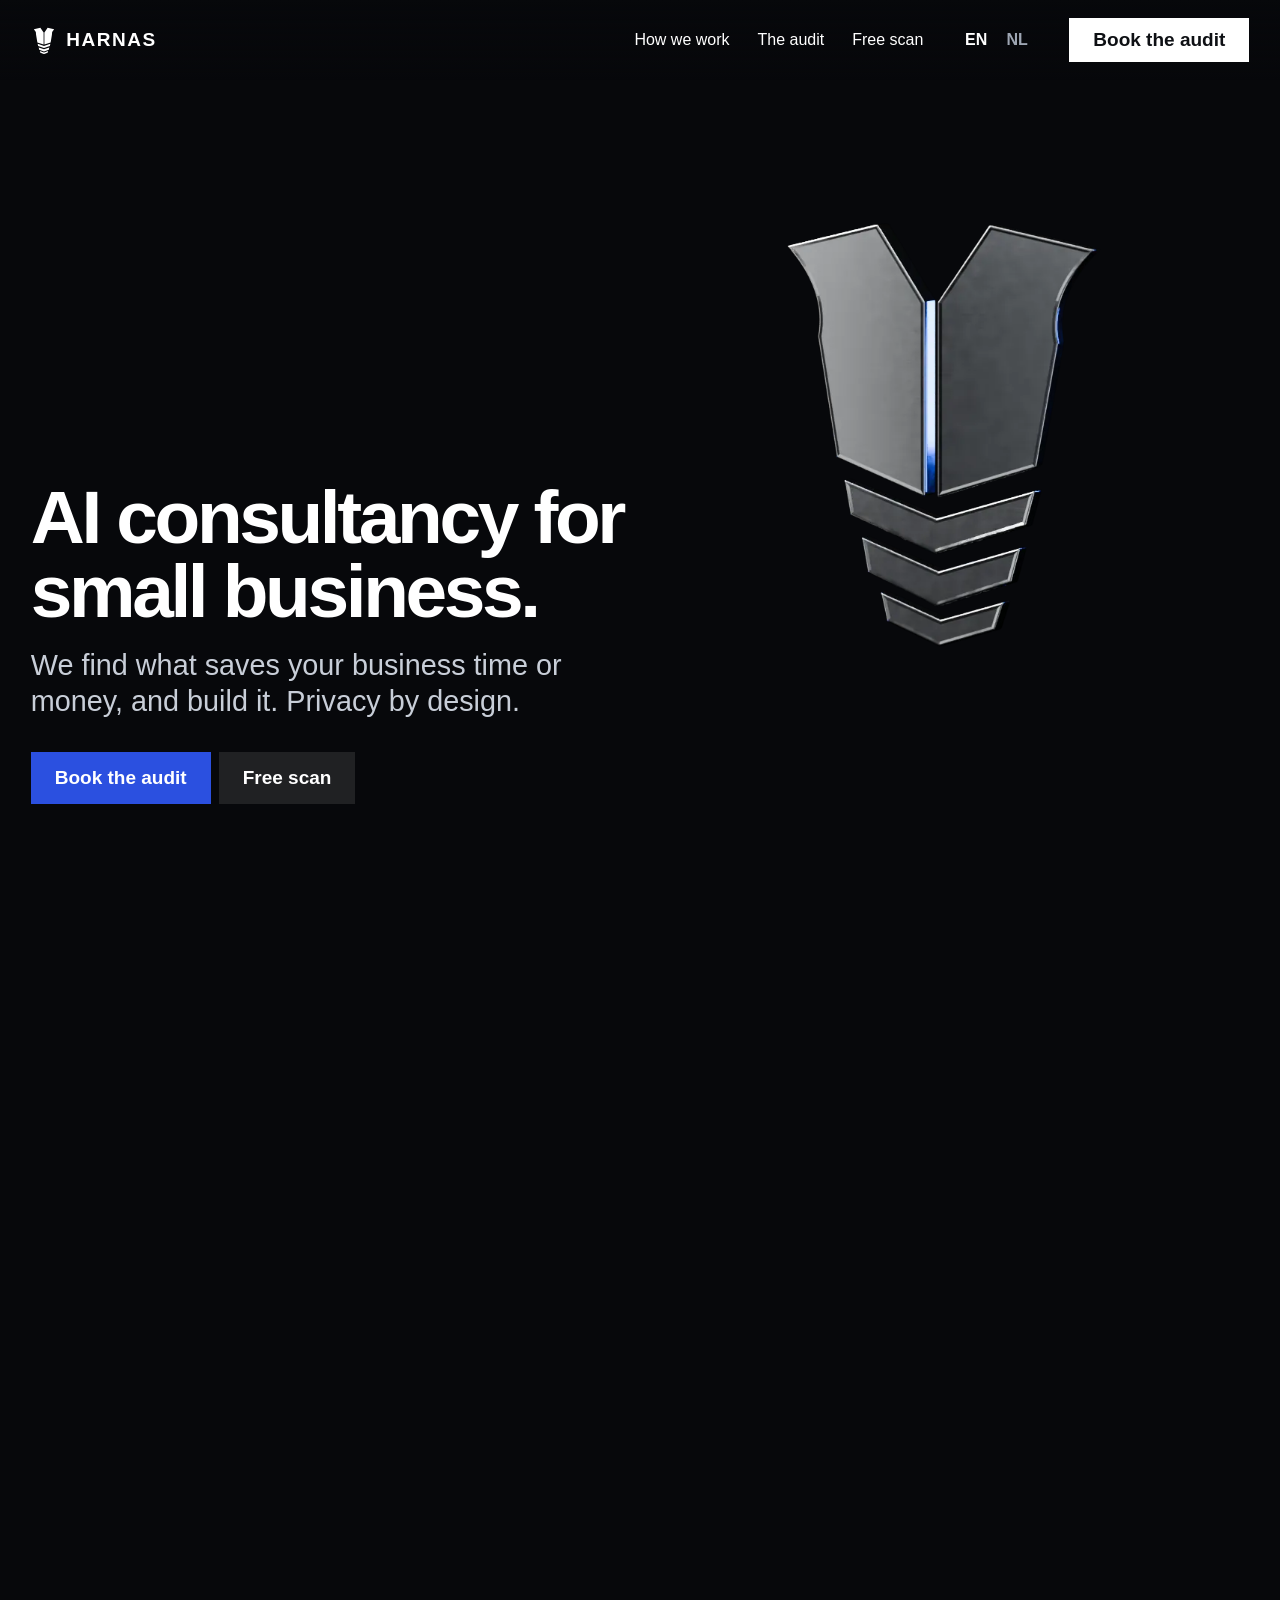
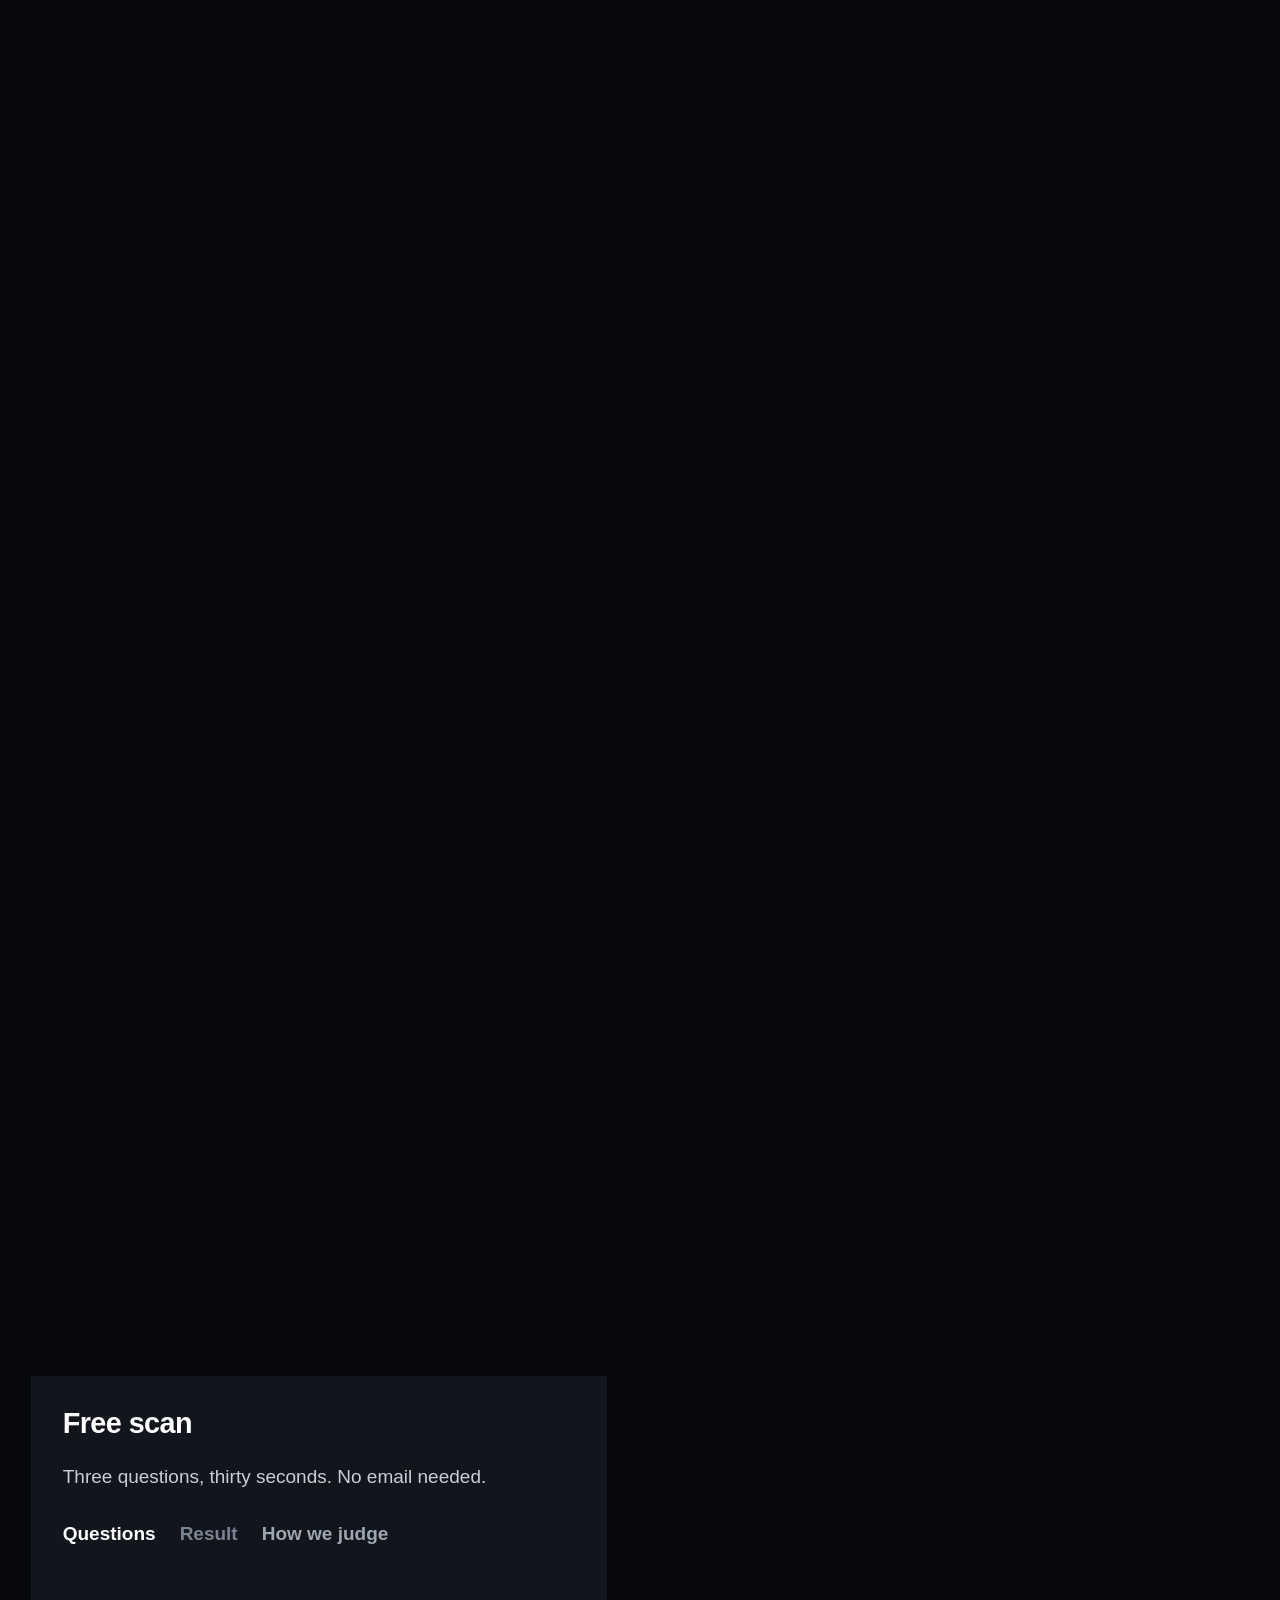
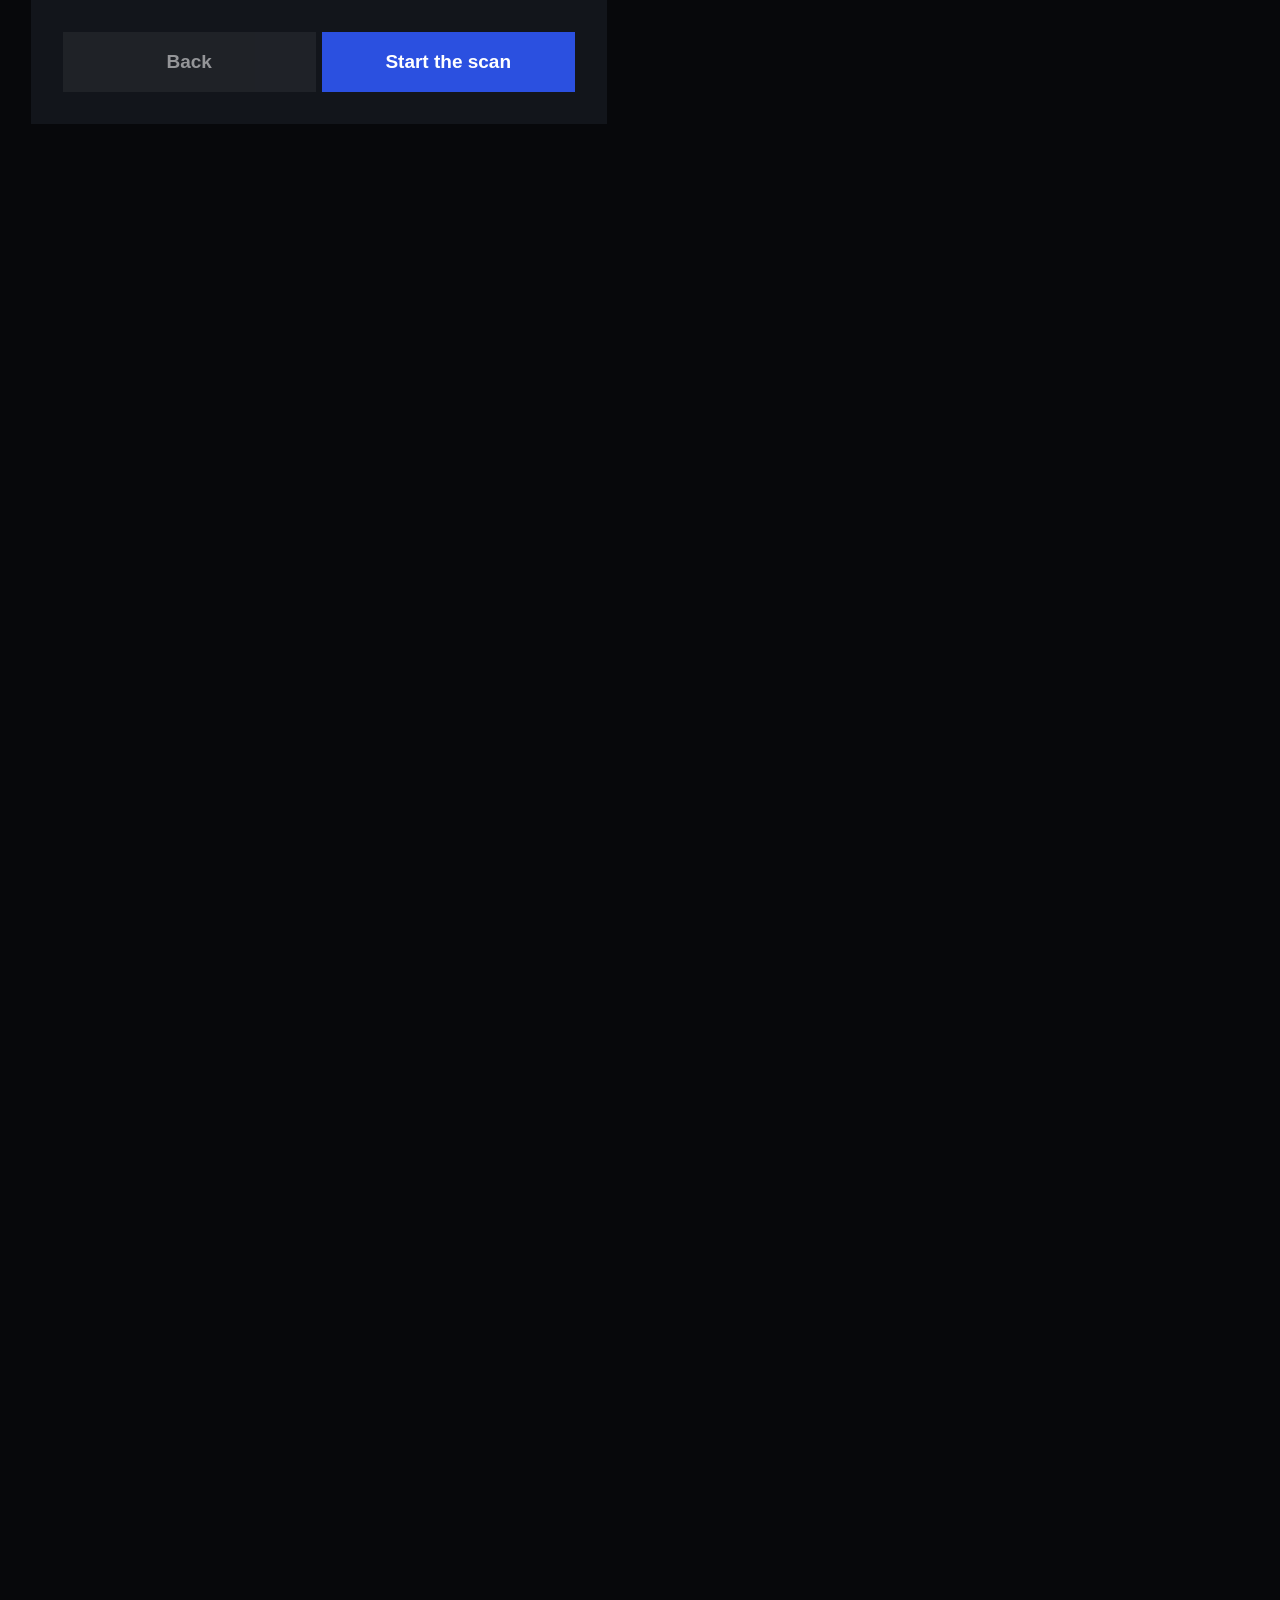
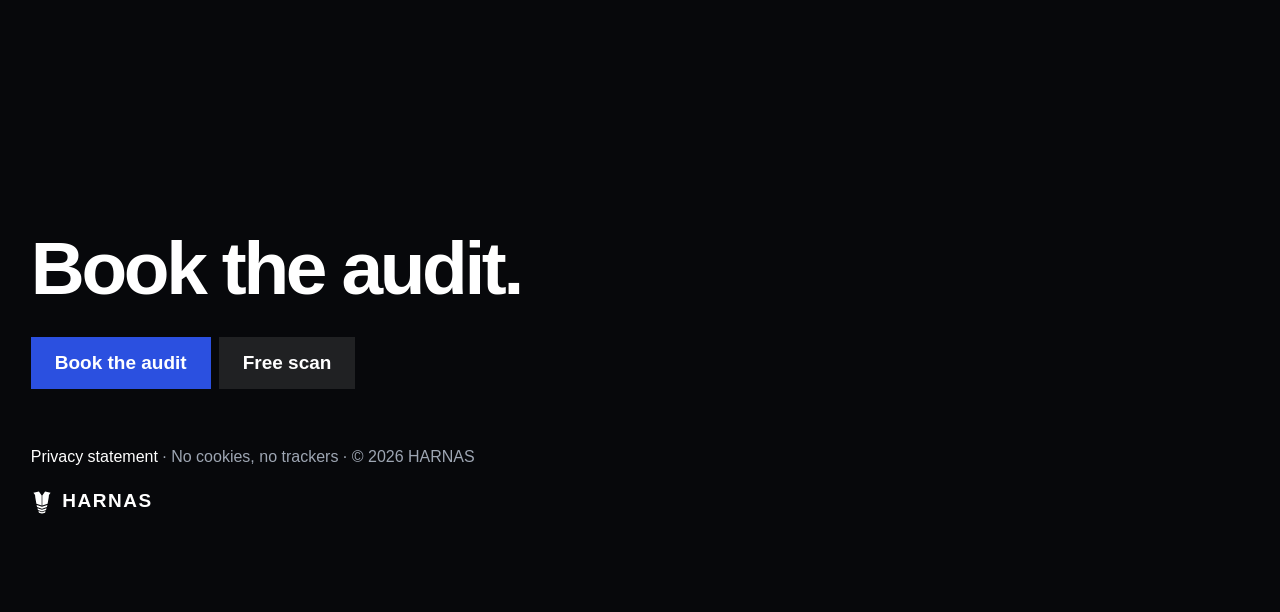
<file: index.html>
<!doctype html>
<html lang="en" class="js">
<head>
<meta charset="utf-8">
<meta name="viewport" content="width=device-width, initial-scale=1">
<meta http-equiv="Content-Security-Policy" content="default-src 'self'; script-src 'self'; style-src 'self'; img-src 'self' blob:; media-src 'self'; connect-src 'self' https://formspree.io; form-action https://formspree.io; base-uri 'none'; object-src 'none'">
<meta name="referrer" content="strict-origin-when-cross-origin">
<title>HARNAS · AI consultancy for small business</title>
<meta name="description" content="We find what saves your business time or money, and build it. Privacy by design. Book the audit or take the free scan.">
<link rel="icon" href="brand/harnas-mark.svg">
<link rel="preload" as="image" href="img/seq/f000.webp">
<link rel="stylesheet" href="style.css">
</head>
<body>

<canvas id="emblem" data-frames="320" aria-hidden="true"></canvas>

<nav class="bar wrap" aria-label="Main">
  <a class="brand" href="#top" aria-label="HARNAS home"><svg viewBox="0 0 100 108" aria-hidden="true"><use href="#mark"/></svg><span>HARNAS</span></a>
  <div class="nav-links">
    <a class="link" href="#how" data-t="navHow">How we work</a>
    <a class="link" href="#audit" data-t="navAudit">The audit</a>
    <a class="link" href="#scan" data-t="navScan">Free scan</a>
  </div>
  <div class="langs" role="group" aria-label="Language">
    <button type="button" data-lang="en" aria-pressed="true">EN</button>
    <button type="button" data-lang="nl" aria-pressed="false">NL</button>
  </div>
  <a class="btn btn-light nav-cta" href="#audit" data-t="ctaAudit">Book the audit</a>
</nav>

<header class="screen hero" id="top">
  <div class="copy">
    <h1 data-rise data-t="heroH">AI consultancy for small business.</h1>
    <p class="lead" data-rise data-i="1" data-t="heroP">We find what saves your business time or money, and build it. Privacy by design.</p>
    <div class="actions-row" data-rise data-i="2">
      <a class="btn btn-blue" href="#audit" data-t="ctaAudit">Book the audit</a>
      <a class="btn btn-ghost" href="#scan" data-t="ctaScan">Free scan</a>
    </div>
  </div>
</header>

<main>

<section class="screen" id="possible" aria-labelledby="pos-h">
  <div class="copy">
    <h2 id="pos-h" data-reveal data-t="posH">You know AI can help.</h2>
    <p class="lead-blue" data-reveal data-i="1" data-t="posH2">You don’t need to know how.</p>
    <ul class="pairs" data-reveal data-i="2">
      <li><span data-t="p1q">Monday: copying numbers</span><b data-t="p1a">Runs at night.</b></li>
      <li><span data-t="p2q">The same five questions</span><b data-t="p2a">Drafted. You send.</b></li>
      <li><span data-t="p3q">Chasing documents</span><b data-t="p3a">Asked for you.</b></li>
      <li><span data-t="p4q">An evening per quote</span><b data-t="p4a">Twenty minutes.</b></li>
      <li><span data-t="p5q">Month-end surprise</span><b data-t="p5a">Every Monday.</b></li>
      <li><span data-t="p6q">Typing up voicemails</span><b data-t="p6a">In the file.</b></li>
    </ul>
  </div>
</section>

<section class="screen" id="how" aria-labelledby="how-h">
  <div class="copy">
    <h2 id="how-h" data-reveal data-t="howH">How we work</h2>
    <ol class="steps" data-reveal data-i="1">
      <li><b data-t="w1">Audit</b><span data-t="w1p">Two weeks. One process. A two-page map.</span></li>
      <li><b data-t="w2">Proposal</b><span data-t="w2p">One fixed price, before we start.</span></li>
      <li><b data-t="w3">Build</b><span data-t="w3p">Inside the tools you already have.</span></li>
      <li><b data-t="w4">Maintain</b><span data-t="w4p">Optional, per month.</span></li>
    </ol>
    <p class="privacy-line" data-reveal data-i="2"><b data-t="privH">Privacy by design.</b> <span data-t="privP">Built to the rules that apply to your data.</span></p>
    <ul class="marks" data-reveal data-i="3" aria-label="Rules we build to">
      <li data-t="m1">GDPR</li><li data-t="m2">EU AI Act</li><li data-t="m3">NOvA guidance</li><li data-t="m4">Rules of conduct</li>
    </ul>
  </div>
</section>

<section class="screen" id="scan" aria-labelledby="scan-h">
  <div class="copy panel">
    <h2 id="scan-h" data-t="scanH">Free scan</h2>
    <p class="sub" data-t="scanP"></p>
    <div class="tabs" role="tablist" aria-label="Scan">
      <button role="tab" id="tab-q" aria-selected="true" aria-controls="pane-q" data-t="tabQ">Questions</button>
      <button role="tab" id="tab-r" aria-selected="false" aria-controls="pane-r" disabled data-t="tabR">Result</button>
      <button role="tab" id="tab-f" aria-selected="false" aria-controls="pane-f" data-t="tabF">How we judge</button>
    </div>
    <div class="pane" id="pane-q" role="tabpanel" aria-labelledby="tab-q">
      <fieldset>
        <legend id="q-text"></legend>
        <div class="opts" id="opts"></div>
      </fieldset>
      <p class="rest" id="rest" aria-live="polite"></p>
    </div>
    <div class="pane" id="pane-r" role="tabpanel" aria-labelledby="tab-r" hidden>
      <p class="verdict" id="verdict"></p>
      <p class="verdict-line" id="verdict-line"></p>
      <p class="sub" id="hours-line"></p>
      <p class="sub" id="first-line"></p>
      <div class="verify" id="verify-wrap" hidden><ul id="verify"></ul></div>
      <p class="sub yours" data-t="yours"></p>
    </div>
    <div class="pane" id="pane-f" role="tabpanel" aria-labelledby="tab-f" hidden>
      <p class="sub" data-t="judge"></p>
    </div>
    <noscript><p class="sub">The scan runs in your browser and needs JavaScript. <a href="mailto:info@harnashq.com?subject=AI%20scan">info@harnashq.com</a></p></noscript>
    <div class="actions">
      <button class="btn btn-ghost" id="btn-back" type="button" disabled data-t="back">Back</button>
      <button class="btn btn-blue" id="btn-go" type="button" data-t="start">Start the scan</button>
    </div>
  </div>
</section>

<section class="screen" id="audit" aria-labelledby="audit-h">
  <div class="copy">
    <h2 id="audit-h" data-reveal data-t="auditH">The audit</h2>
    <p data-reveal data-i="1" data-t="auditP"></p>
    <p class="keep" data-reveal data-i="2" data-t="auditKeep">Even if you never build, you keep the map.</p>
    <form class="form" id="audit-form" method="post" action="https://formspree.io/f/xvkkonpn" data-reveal data-i="3">
      <label><span data-t="fEmail">Your email</span><input type="email" name="email" required autocomplete="email"></label>
      <label><span data-t="fQ">Which job should we look at, and roughly how many hours a week go into it?</span><input type="text" name="job" id="f-job" required maxlength="200"></label>
      <input type="hidden" name="_subject" value="HARNAS audit">
      <input type="hidden" name="language" id="f-lang">
      <textarea name="scan" id="f-answers" hidden></textarea>
      <label class="form-scan" id="f-scan-wrap" hidden><input type="checkbox" id="f-scan" checked><span data-t="fScan">Send my scan answers and result along.</span></label>
      <input type="text" name="_gotcha" tabindex="-1" autocomplete="off" class="sr-only" aria-hidden="true">
      <button class="btn btn-blue" type="submit" data-t="fSend">Book the audit</button>
      <p class="form-msg" id="form-msg" aria-live="polite" data-t="fNote"></p>
    </form>
  </div>
</section>

</main>

<footer class="screen foot">
  <div class="copy">
    <p class="foot-h" data-t="footH">Book the audit.</p>
    <div class="actions-row"><a class="btn btn-blue" href="#audit" data-t="ctaAudit">Book the audit</a><a class="btn btn-ghost" href="#scan" data-t="ctaScan">Free scan</a></div>
    <p class="legal"><a class="link" href="privacy-en.html" data-privacy data-t="privacyLink">Privacy statement</a> · <span data-t="legal">No cookies, no trackers</span> · © 2026 HARNAS</p>
    <p class="foot-sign"><svg viewBox="0 0 100 108" aria-hidden="true"><use href="#mark"/></svg>HARNAS</p>
  </div>
</footer>

<svg width="0" height="0" class="defs" aria-hidden="true">
  <symbol id="mark" viewBox="0 0 100 108"><g fill="currentColor">
    <path d="M48.5 25 L36 7 L11 12.5 Q22 23 19.5 34 L24.5 63 L48.5 71 Z"/>
    <path d="M51.5 25 L64 7 L89 12.5 Q78 23 80.5 34 L75.5 63 L51.5 71 Z"/>
    <path d="M25.5 68.5 L50 76.5 L74.5 68.5 L72.5 77 L50 85 L27.5 77 Z"/>
    <path d="M29.5 82.5 L50 89.5 L70.5 82.5 L68.5 91 L50 98 L31.5 91 Z"/>
    <path d="M34 96 L50 101.5 L66 96 L64 103 L50 108 L36 103 Z"/>
  </g></symbol>
</svg>

<script type="module" src="js/app.js"></script>
</body>
</html>
</file>
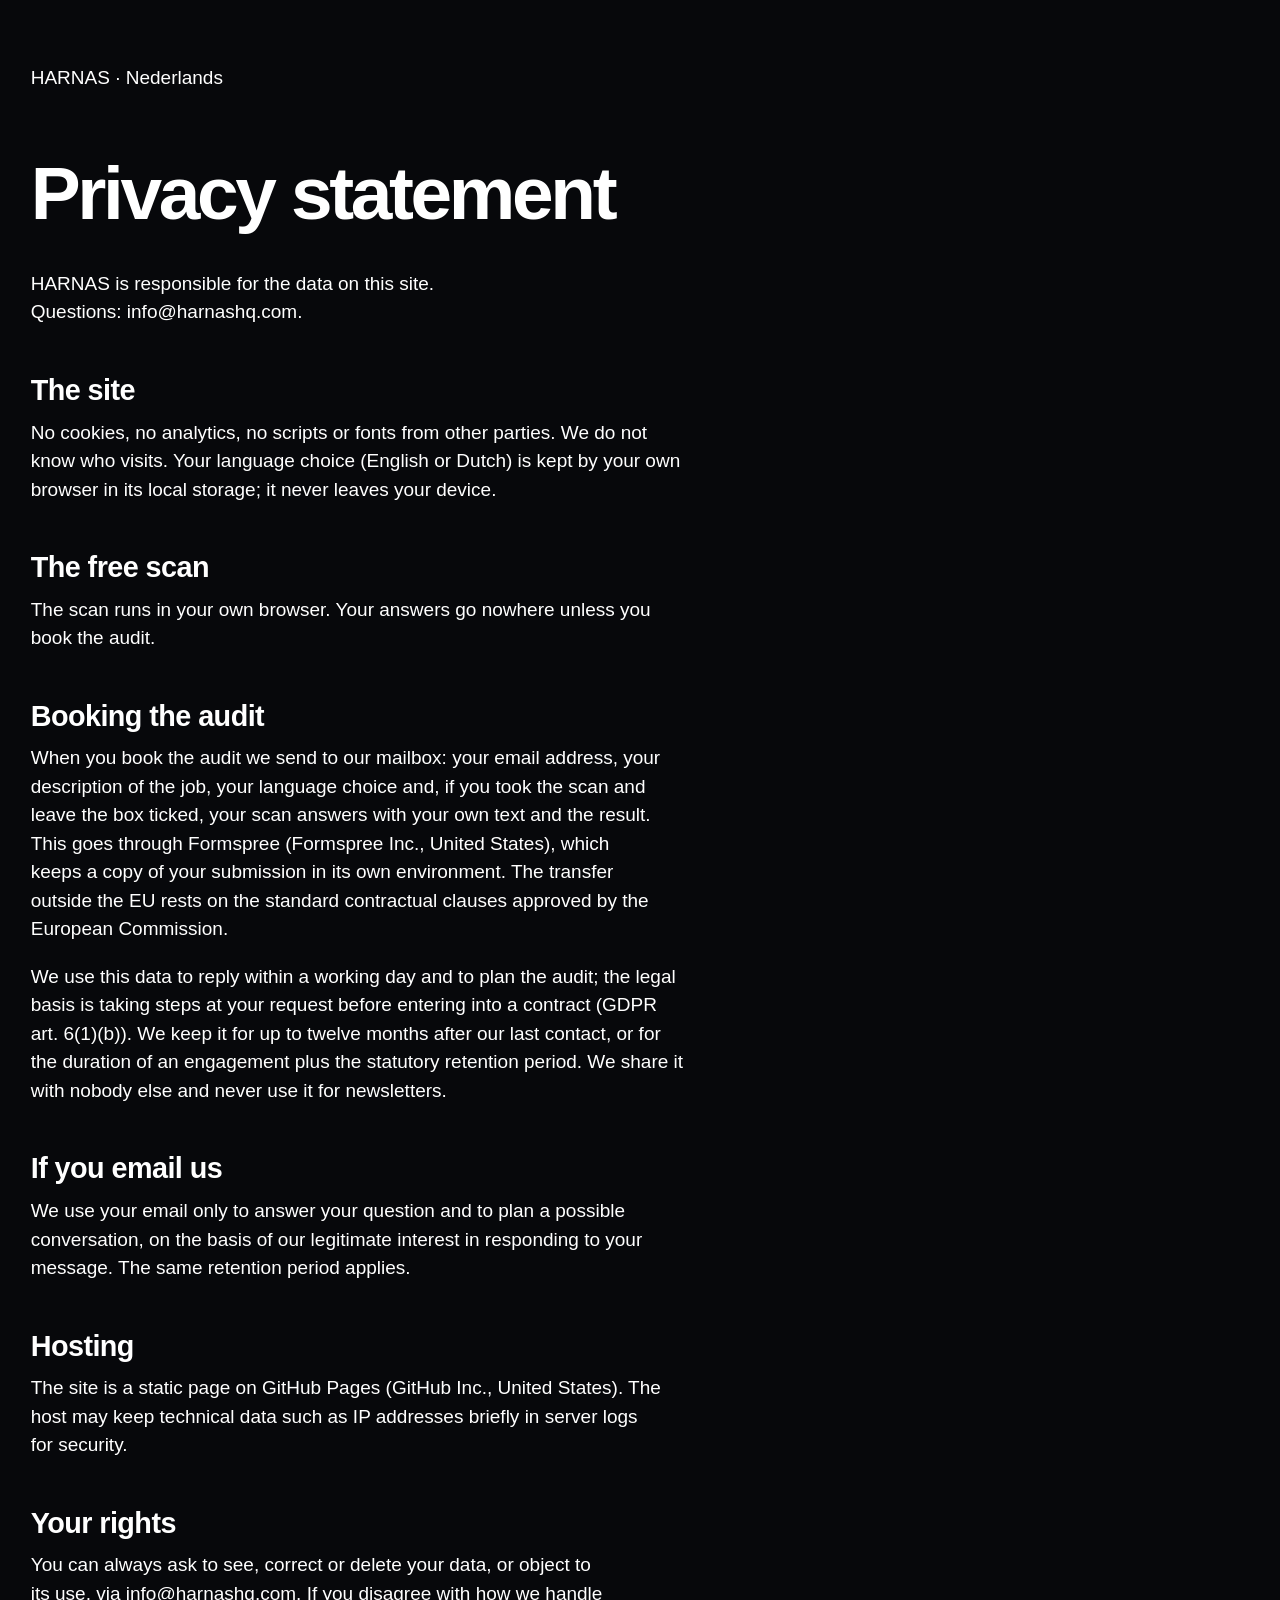
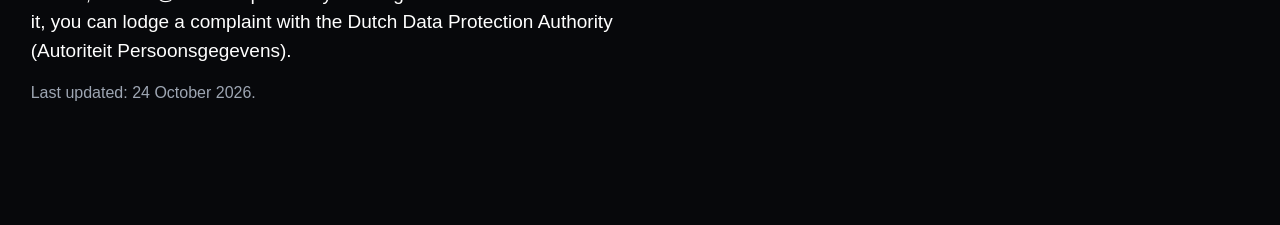
<file: privacy-en.html>
<!doctype html>
<html lang="en">
<head>
<meta charset="utf-8">
<meta name="viewport" content="width=device-width, initial-scale=1">
<meta http-equiv="Content-Security-Policy" content="default-src 'none'; style-src 'self'; img-src 'self'; base-uri 'none'; form-action 'none'">
<meta name="referrer" content="strict-origin-when-cross-origin">
<title>Privacy statement · HARNAS</title>
<link rel="icon" href="brand/harnas-mark.svg">
<link rel="stylesheet" href="style.css">
</head>
<body>
<main class="wrap doc">
  <p><a class="link" href="index.html?lang=en">HARNAS</a> · <a class="link" href="privacy.html">Nederlands</a></p>
  <h1>Privacy statement</h1>
  <p>HARNAS is responsible for the data on this site. Questions: <a class="link" href="mailto:info@harnashq.com">info@harnashq.com</a>.</p>

  <h2>The site</h2>
  <p>No cookies, no analytics, no scripts or fonts from other parties. We do not know who visits. Your language choice (English or Dutch) is kept by your own browser in its local storage; it never leaves your device.</p>

  <h2>The free scan</h2>
  <p>The scan runs in your own browser. Your answers go nowhere unless you book the audit.</p>

  <h2>Booking the audit</h2>
  <p>When you book the audit we send to our mailbox: your email address, your description of the job, your language choice and, if you took the scan and leave the box ticked, your scan answers with your own text and the result. This goes through Formspree (Formspree Inc., United States), which keeps a copy of your submission in its own environment. The transfer outside the EU rests on the standard contractual clauses approved by the European Commission.</p>
  <p>We use this data to reply within a working day and to plan the audit; the legal basis is taking steps at your request before entering into a contract (GDPR art. 6(1)(b)). We keep it for up to twelve months after our last contact, or for the duration of an engagement plus the statutory retention period. We share it with nobody else and never use it for newsletters.</p>

  <h2>If you email us</h2>
  <p>We use your email only to answer your question and to plan a possible conversation, on the basis of our legitimate interest in responding to your message. The same retention period applies.</p>

  <h2>Hosting</h2>
  <p>The site is a static page on GitHub Pages (GitHub Inc., United States). The host may keep technical data such as IP addresses briefly in server logs for security.</p>

  <h2>Your rights</h2>
  <p>You can always ask to see, correct or delete your data, or object to its use, via <a class="link" href="mailto:info@harnashq.com">info@harnashq.com</a>. If you disagree with how we handle it, you can lodge a complaint with the Dutch Data Protection Authority (Autoriteit Persoonsgegevens).</p>

  <p class="small">Last updated: 24 October 2026.</p>
</main>
</body>
</html>
</file>
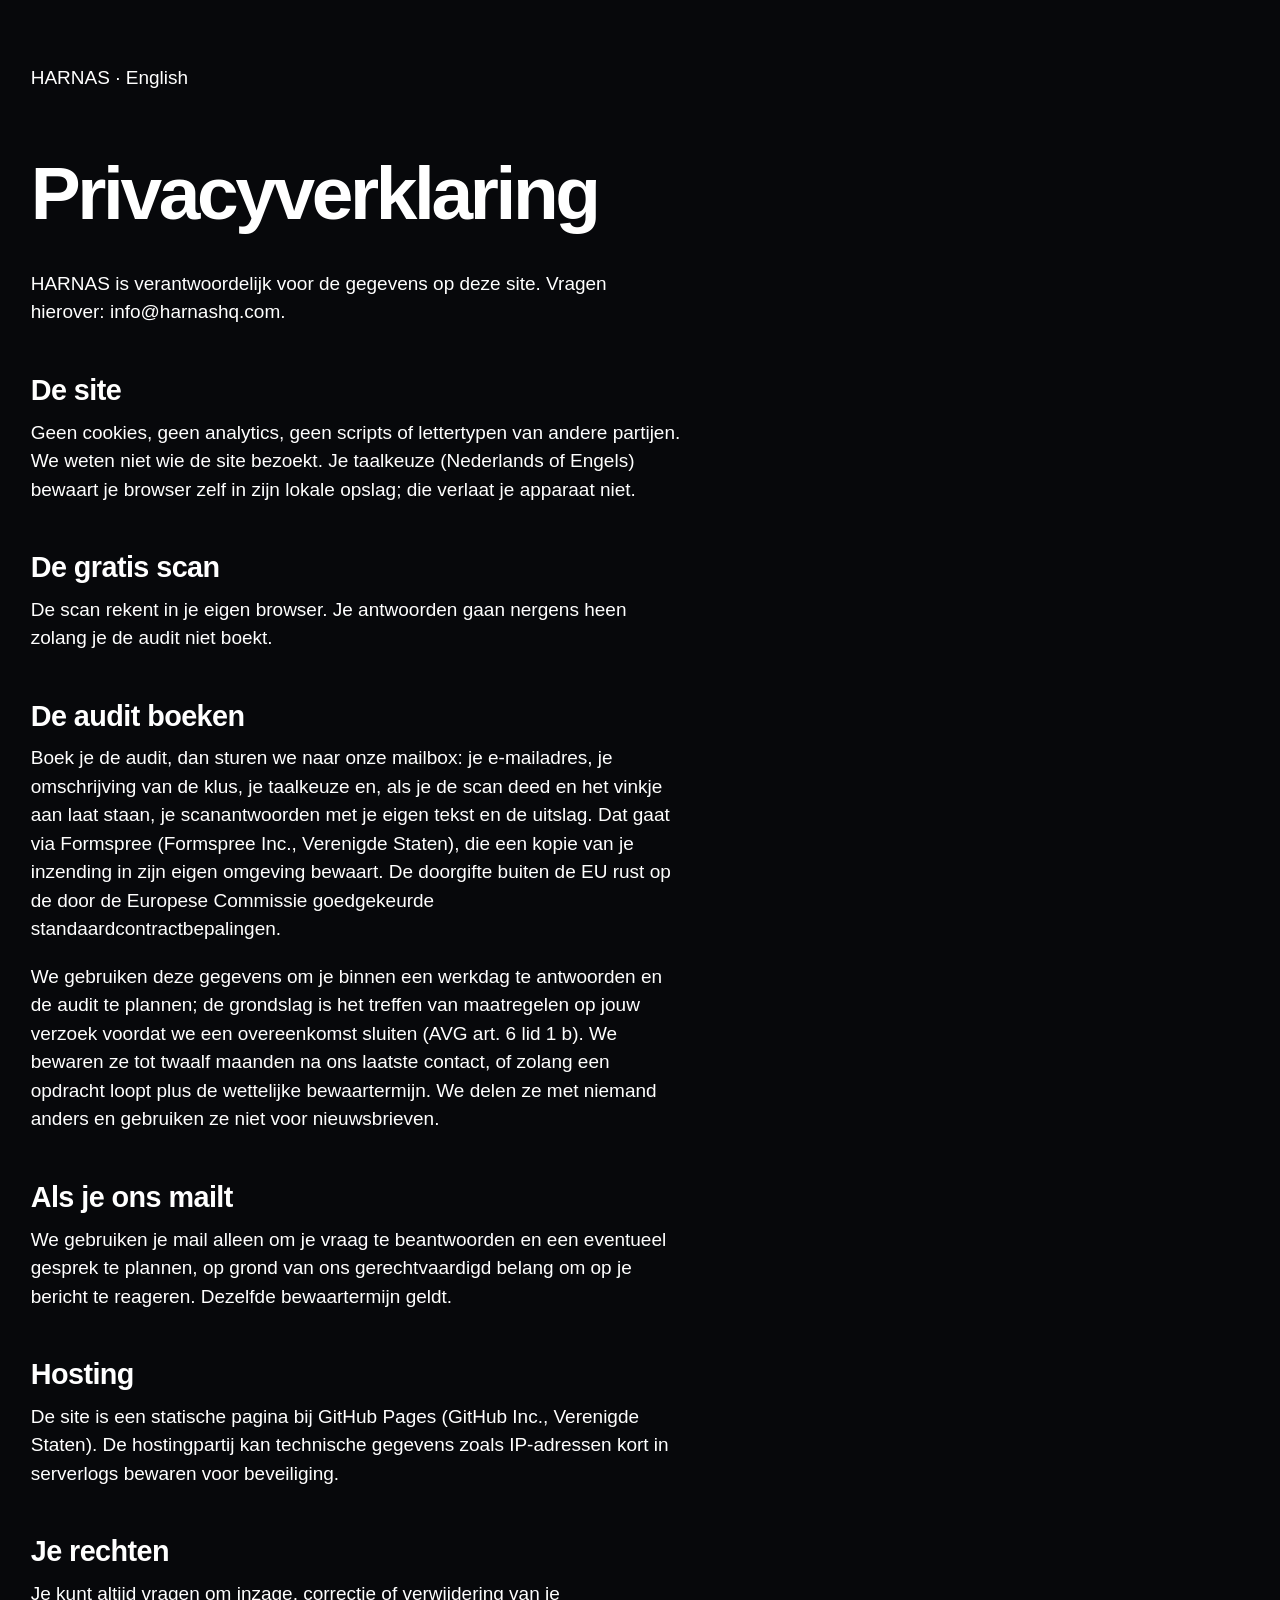
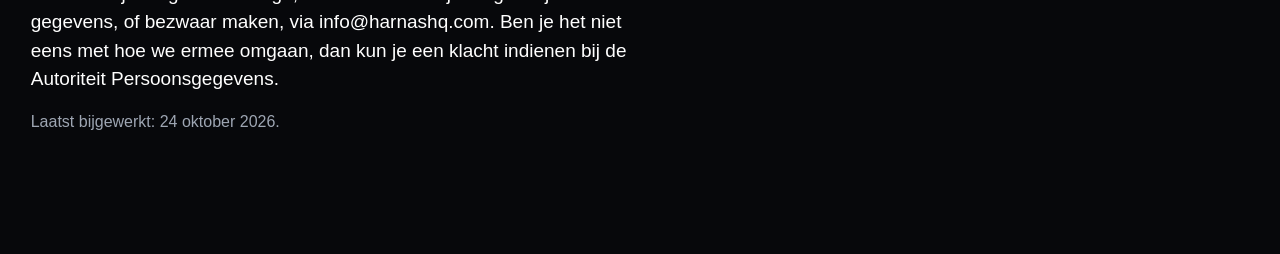
<file: privacy.html>
<!doctype html>
<html lang="nl">
<head>
<meta charset="utf-8">
<meta name="viewport" content="width=device-width, initial-scale=1">
<meta http-equiv="Content-Security-Policy" content="default-src 'none'; style-src 'self'; img-src 'self'; base-uri 'none'; form-action 'none'">
<meta name="referrer" content="strict-origin-when-cross-origin">
<title>Privacyverklaring · HARNAS</title>
<link rel="icon" href="brand/harnas-mark.svg">
<link rel="stylesheet" href="style.css">
</head>
<body>
<main class="wrap doc">
  <p><a class="link" href="index.html?lang=nl">HARNAS</a> · <a class="link" href="privacy-en.html">English</a></p>
  <h1>Privacyverklaring</h1>
  <p>HARNAS is verantwoordelijk voor de gegevens op deze site. Vragen hierover: <a class="link" href="mailto:info@harnashq.com">info@harnashq.com</a>.</p>

  <h2>De site</h2>
  <p>Geen cookies, geen analytics, geen scripts of lettertypen van andere partijen. We weten niet wie de site bezoekt. Je taalkeuze (Nederlands of Engels) bewaart je browser zelf in zijn lokale opslag; die verlaat je apparaat niet.</p>

  <h2>De gratis scan</h2>
  <p>De scan rekent in je eigen browser. Je antwoorden gaan nergens heen zolang je de audit niet boekt.</p>

  <h2>De audit boeken</h2>
  <p>Boek je de audit, dan sturen we naar onze mailbox: je e-mailadres, je omschrijving van de klus, je taalkeuze en, als je de scan deed en het vinkje aan laat staan, je scanantwoorden met je eigen tekst en de uitslag. Dat gaat via Formspree (Formspree Inc., Verenigde Staten), die een kopie van je inzending in zijn eigen omgeving bewaart. De doorgifte buiten de EU rust op de door de Europese Commissie goedgekeurde standaardcontractbepalingen.</p>
  <p>We gebruiken deze gegevens om je binnen een werkdag te antwoorden en de audit te plannen; de grondslag is het treffen van maatregelen op jouw verzoek voordat we een overeenkomst sluiten (AVG art. 6 lid 1 b). We bewaren ze tot twaalf maanden na ons laatste contact, of zolang een opdracht loopt plus de wettelijke bewaartermijn. We delen ze met niemand anders en gebruiken ze niet voor nieuwsbrieven.</p>

  <h2>Als je ons mailt</h2>
  <p>We gebruiken je mail alleen om je vraag te beantwoorden en een eventueel gesprek te plannen, op grond van ons gerechtvaardigd belang om op je bericht te reageren. Dezelfde bewaartermijn geldt.</p>

  <h2>Hosting</h2>
  <p>De site is een statische pagina bij GitHub Pages (GitHub Inc., Verenigde Staten). De hostingpartij kan technische gegevens zoals IP-adressen kort in serverlogs bewaren voor beveiliging.</p>

  <h2>Je rechten</h2>
  <p>Je kunt altijd vragen om inzage, correctie of verwijdering van je gegevens, of bezwaar maken, via <a class="link" href="mailto:info@harnashq.com">info@harnashq.com</a>. Ben je het niet eens met hoe we ermee omgaan, dan kun je een klacht indienen bij de Autoriteit Persoonsgegevens.</p>

  <p class="small">Laatst bijgewerkt: 24 oktober 2026.</p>
</main>
</body>
</html>
</file>
<file: style.css>
/* HARNAS. One steel emblem on a fixed canvas; every section is a screen of copy beside it. */
:root {
  --night: #07080B;
  --night-2: #12151B;
  --night-3: #1B1F27;
  --ink: #0E1014;
  --steel: #C8CED8;
  --steel-soft: #9EA6B3;
  --blue: #2B50E0;
  --blue-hi: #6F8BFF;
  --white: #FFFFFF;

  --font: "Helvetica Neue", Helvetica, Arial, sans-serif;

  --step-small: 1rem;
  --step-body: clamp(1.0625rem, 1rem + 0.25vw, 1.1875rem);
  --step-lead: clamp(1.375rem, 1rem + 1vw, 2.125rem);
  --step-head: clamp(2.5rem, 1rem + 4.6vw, 5.75rem);

  --margin: clamp(16px, 2.4vw, 36px);
  --gutter: 24px;
  --ease-out: cubic-bezier(0.22, 1, 0.36, 1);
  --t-press: 140ms;
  --t-hover: 180ms;
}

*, *::before, *::after { box-sizing: border-box; }
html { -webkit-text-size-adjust: 100%; text-size-adjust: 100%; }
body { margin: 0; background: var(--night); color: var(--white); font-family: var(--font); font-size: var(--step-body); line-height: 1.5; -webkit-font-smoothing: antialiased; }
h1, h2, h3, p, ul, ol, fieldset, legend, figure { margin: 0; padding: 0; }
fieldset { border: 0; min-width: 0; }
ul, ol { list-style: none; }
img, video, svg, canvas { display: block; max-width: 100%; }
button, input, textarea { font: inherit; color: inherit; }
button { background: none; border: 0; padding: 0; cursor: pointer; }
a { color: inherit; }
h1, h2 { font-weight: 700; text-wrap: balance; letter-spacing: -0.045em; font-size: var(--step-head); line-height: 0.98; }
p { text-wrap: pretty; max-width: 62ch; }
::selection { background: var(--blue); color: var(--white); }
:focus-visible { outline: 3px solid var(--blue-hi); outline-offset: 3px; }
.wrap { padding-inline: var(--margin); }
.sr-only { position: absolute; width: 1px; height: 1px; overflow: hidden; clip-path: inset(50%); white-space: nowrap; }
.link { text-decoration: underline; text-decoration-color: transparent; text-underline-offset: 0.2em; transition: text-decoration-color var(--t-hover) ease; }
@media (hover: hover) and (pointer: fine) { .link:hover { text-decoration-color: currentColor; } }

/* buttons: flat, square */
.btn { display: inline-flex; align-items: center; justify-content: center; min-height: 3.25rem; padding: 0 1.5rem; font-weight: 600; text-decoration: none; white-space: nowrap; transition: background-color var(--t-hover) ease, color var(--t-hover) ease, transform var(--t-press) var(--ease-out); }
.btn:active { transform: scale(0.97); }
.btn:disabled { cursor: default; opacity: 0.55; }
.btn-blue { background: var(--blue); color: var(--white); }
.btn-light { background: var(--white); color: var(--ink); min-height: 2.75rem; }
.btn-ghost { background: rgba(255, 255, 255, 0.1); color: var(--white); }
@media (hover: hover) and (pointer: fine) {
  .btn-blue:not(:disabled):hover { background: #3A5FF2; }
  .btn-light:hover { background: var(--steel); }
  .btn-ghost:not(:disabled):hover { background: rgba(255, 255, 255, 0.18); }
}
.actions-row { display: flex; gap: 8px; margin-top: 2rem; flex-wrap: wrap; }

/* ---------------- the emblem: fixed canvas on the right half ---------------- */
#emblem { position: fixed; top: 0; right: 0; width: 54vw; height: 100svh; z-index: 0; pointer-events: none; }

/* ---------------- nav ---------------- */
.bar { position: fixed; top: 0; left: 0; right: 0; z-index: 3; display: flex; align-items: center; gap: 2rem; padding-block: 18px; background: linear-gradient(var(--night), rgba(7, 8, 11, 0)); } /* taste-skill-ignore: scrim behind the fixed nav */
.brand { display: flex; align-items: center; gap: 0.6rem; text-decoration: none; font-weight: 700; letter-spacing: 0.08em; font-size: var(--step-body); }
.brand svg { width: 26px; color: var(--white); }
.nav-links { display: flex; gap: 1.75rem; margin-left: auto; font-size: var(--step-small); }
.langs { display: flex; font-size: var(--step-small); font-weight: 600; }
.langs button { padding: 0.5rem 0.6rem; color: var(--steel-soft); transition: color var(--t-hover) ease; }
.langs button[aria-pressed="true"] { color: var(--white); }

/* ---------------- screens: one per section, copy on the left ---------------- */
main, header, footer { position: relative; z-index: 1; }
.screen { min-height: 100svh; display: flex; align-items: center; padding: 96px var(--margin); }
.copy { width: 50%; max-width: 46rem; }
.hero { align-items: flex-end; }
.lead { margin-top: 1.25rem; font-size: var(--step-lead); line-height: 1.25; color: var(--steel); max-width: 34ch; }
.lead-blue { font-size: var(--step-head); line-height: 0.98; letter-spacing: -0.045em; font-weight: 700; color: var(--blue-hi); max-width: none; }
.keep { margin-top: 1rem; font-size: var(--step-lead); line-height: 1.2; letter-spacing: -0.02em; font-weight: 700; color: var(--blue-hi); max-width: 30ch; }

.pairs { display: grid; gap: 6px; margin-top: 40px; }
.pairs li { display: grid; grid-template-columns: 1fr 1fr; gap: var(--gutter); align-items: baseline; padding: 14px 18px; background: var(--night-2); }
.pairs span { color: var(--steel); }
.pairs b { font-weight: 700; }

.steps { display: grid; gap: 6px; margin-top: 40px; }
.steps li { display: grid; grid-template-columns: 8rem 1fr; gap: var(--gutter); align-items: baseline; background: var(--night-2); padding: 18px 20px; }
.steps li:first-child { background: var(--blue); }
.steps b { font-size: var(--step-lead); letter-spacing: -0.03em; line-height: 1; }
.steps span { color: var(--steel); }
.steps li:first-child span { color: var(--white); }
.privacy-line { margin-top: 48px; max-width: none; }
.privacy-line b { display: block; font-size: var(--step-lead); letter-spacing: -0.02em; line-height: 1.1; }
.privacy-line span { color: var(--steel); }
.marks { display: flex; flex-wrap: wrap; gap: 6px; margin-top: 16px; }
.marks li { background: var(--night-2); padding: 10px 14px; font-weight: 600; font-size: var(--step-small); }

/* ---------------- scan ---------------- */
.panel { display: flex; flex-direction: column; gap: 24px; background: var(--night-2); padding: 32px; max-width: 36rem; }
.panel h2 { font-size: var(--step-lead); line-height: 1.1; letter-spacing: -0.02em; }
.panel .sub { color: var(--steel); }
.tabs { display: flex; gap: 24px; }
.tabs button { color: var(--steel-soft); font-weight: 600; padding-block: 4px; }
.tabs button[aria-selected="true"] { color: var(--white); }
.tabs button:disabled { cursor: default; color: #7B8391; }
legend { font-size: var(--step-lead); font-weight: 700; letter-spacing: -0.02em; line-height: 1.15; margin-bottom: 18px; }
.opts { display: grid; gap: 6px; }
.opt { min-height: 3.25rem; padding: 0.75rem 1rem; text-align: left; background: var(--night); transition: background-color var(--t-hover) ease, transform var(--t-press) var(--ease-out); }
.opt:active { transform: scale(0.99); }
.opt[aria-pressed="true"] { background: var(--blue); }
@media (hover: hover) and (pointer: fine) { .opt:hover { background: var(--night-3); } .opt[aria-pressed="true"]:hover { background: var(--blue); } }
.opt-free { display: grid; gap: 6px; }
.opt-free input { width: 100%; min-height: 3.25rem; padding: 0.75rem 1rem; background: var(--white); color: var(--ink); border: 0; }
.rest { margin-top: 14px; font-size: var(--step-small); color: var(--steel-soft); }
.verdict { font-size: var(--step-head); line-height: 0.98; letter-spacing: -0.045em; font-weight: 700; color: var(--blue-hi); }
.verdict-line { margin-top: 14px; font-size: var(--step-lead); line-height: 1.2; letter-spacing: -0.02em; font-weight: 600; }
#pane-r .sub { margin-top: 14px; }
.verify { margin-top: 10px; }
.verify li { font-size: var(--step-small); color: var(--steel-soft); padding: 4px 0; }
.yours { color: var(--steel-soft); }
.actions { display: grid; grid-template-columns: 1fr 1fr; gap: 6px; }
.actions .btn { min-height: 3.75rem; }

/* ---------------- audit ---------------- */
.form { background: var(--night-2); padding: 28px; display: grid; gap: 14px; margin-top: 32px; }
.form label { display: grid; gap: 6px; font-size: var(--step-small); font-weight: 600; }
.form input[type="email"], .form input[type="text"] { min-height: 3rem; padding: 0.7rem 0.9rem; background: var(--white); color: var(--ink); border: 0; font-weight: 400; }
.form .btn-blue { margin-top: 6px; }
.form-msg { font-size: var(--step-small); color: var(--steel-soft); min-height: 1.4em; max-width: none; }

/* ---------------- footer: same screen as the hero ---------------- */
.foot { align-items: flex-end; }
.foot-h { font-size: var(--step-head); line-height: 0.98; letter-spacing: -0.045em; font-weight: 700; }
.legal { margin-top: 56px; font-size: var(--step-small); color: var(--steel-soft); max-width: none; }
.legal a { color: var(--white); }
.foot-sign { display: flex; align-items: center; gap: 0.6rem; margin-top: 18px; font-weight: 700; letter-spacing: 0.08em; }
.foot-sign svg { width: 22px; color: var(--white); }

/* ---------------- text pages ---------------- */
.doc { max-width: 46rem; padding-block: 64px 120px; }
.doc h1 { margin: 64px 0 40px; }
.doc h2 { font-size: var(--step-lead); margin: 48px 0 12px; letter-spacing: -0.02em; line-height: 1.1; }
.doc p + p { margin-top: 1em; }

/* ---------------- phone: the emblem sits behind, dimmed, and copy runs full width ---------------- */
@media (max-width: 900px) {
  .nav-links, .nav-cta { display: none; }
  .langs { margin-left: auto; }
  .bar { gap: 0.75rem; }
  #emblem { width: 100vw; opacity: 0.42; }
  .screen { padding: 88px var(--margin) 64px; min-height: 0; }
  .hero, .foot { min-height: 100svh; }
  .copy { width: 100%; max-width: none; }
  h1, h2, .lead-blue, .verdict, .foot-h { font-size: 10vw; }
  .lead, .keep { font-size: var(--step-body); }
  .pairs li { grid-template-columns: 1fr; gap: 2px; }
  .steps li { grid-template-columns: 1fr; gap: 6px; }
  .panel { padding: 20px; }
  .actions { grid-template-columns: 1fr; }
}

/* ---------------- motion ---------------- */
@media (prefers-reduced-motion: no-preference) {
  .js [data-rise] { opacity: 0; transform: translateY(24px); animation: rise 900ms var(--ease-out) forwards; animation-delay: calc(var(--i, 0) * 90ms + 400ms); }
  .js [data-reveal] { opacity: 0; transform: translateY(24px); transition: opacity 700ms var(--ease-out), transform 900ms var(--ease-out); transition-delay: calc(var(--i, 0) * 80ms); }
  .js [data-reveal].is-in { opacity: 1; transform: none; }
}
@keyframes rise { to { opacity: 1; transform: none; } }

/* ---------------- print ---------------- */
@media print { #emblem, .bar, .foot { display: none !important; } body { background: #fff; color: #000; } }

/* stagger order without inline styles (CSP: style-src 'self') */
[data-i="1"] { --i: 1; } [data-i="2"] { --i: 2; } [data-i="3"] { --i: 3; }
.defs { position: absolute; }
.form-scan { display: flex; gap: 10px; align-items: baseline; font-size: var(--step-small); color: var(--steel); font-weight: 400; }
.form-scan input { width: 1rem; height: 1rem; margin: 0; accent-color: var(--blue); }
.doc .link { color: var(--white); }
.doc .small { font-size: var(--step-small); color: var(--steel-soft); }
</file>
